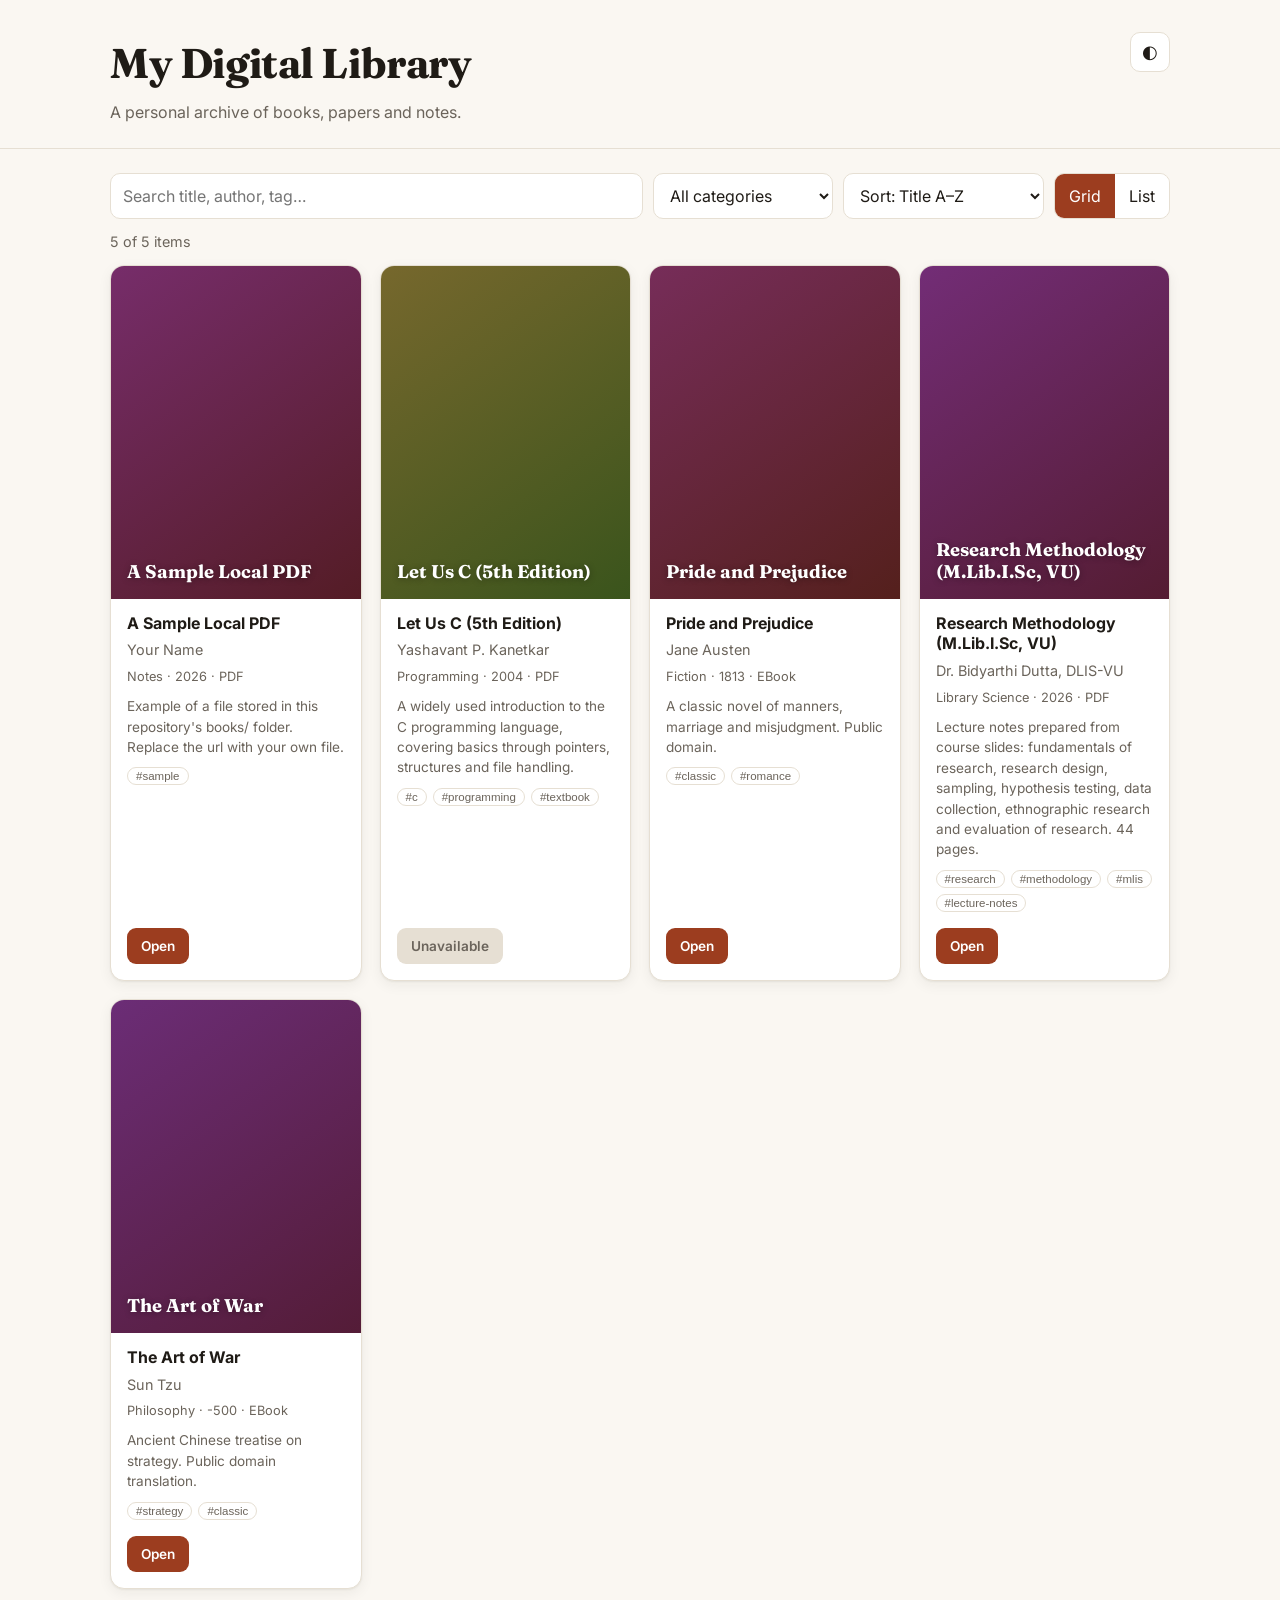
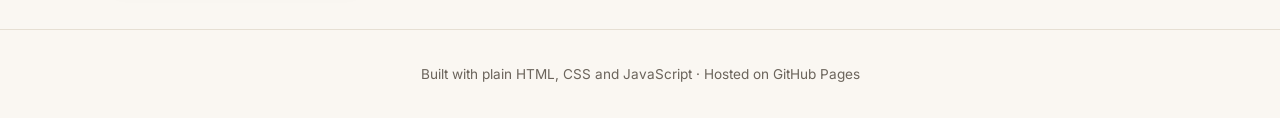
<file: index.html>
<!DOCTYPE html>
<html lang="en">
<head>
  <meta charset="UTF-8">
  <meta name="viewport" content="width=device-width, initial-scale=1">
  <title>My Digital Library</title>
  <meta name="description" content="A personal digital library and archive of books, papers and notes.">
  <link rel="preconnect" href="https://fonts.googleapis.com">
  <link rel="preconnect" href="https://fonts.gstatic.com" crossorigin>
  <link href="https://fonts.googleapis.com/css2?family=Fraunces:opsz,wght@9..144,500;9..144,700&family=Inter:wght@400;500;600&display=swap" rel="stylesheet">
  <link rel="stylesheet" href="style.css">
</head>
<body>
  <header class="site-header">
    <div class="wrap header-inner">
      <div>
        <h1>My Digital Library</h1>
        <p class="tagline">A personal archive of books, papers and notes.</p>
      </div>
      <button id="themeToggle" class="icon-btn" aria-label="Toggle dark mode" title="Toggle dark mode">◐</button>
    </div>
  </header>

  <main class="wrap">
    <section class="controls" aria-label="Search and filters">
      <input id="search" type="search" placeholder="Search title, author, tag…" autocomplete="off" aria-label="Search library">
      <select id="category" aria-label="Filter by category"></select>
      <select id="sort" aria-label="Sort books">
        <option value="title">Sort: Title A–Z</option>
        <option value="author">Sort: Author A–Z</option>
        <option value="year-desc">Sort: Newest first</option>
        <option value="year-asc">Sort: Oldest first</option>
        <option value="added">Sort: Recently added</option>
      </select>
      <div class="view-toggle" role="group" aria-label="View">
        <button id="viewGrid" class="active" aria-pressed="true">Grid</button>
        <button id="viewList" aria-pressed="false">List</button>
      </div>
    </section>

    <p id="count" class="count" aria-live="polite"></p>
    <section id="library" class="grid" aria-label="Books"></section>
    <p id="empty" class="empty" hidden>No books match your search.</p>
  </main>

  <footer class="site-footer">
    <div class="wrap">
      <p>Built with plain HTML, CSS and JavaScript · Hosted on GitHub Pages</p>
    </div>
  </footer>

  <script src="script.js"></script>
</body>
</html>
</file>
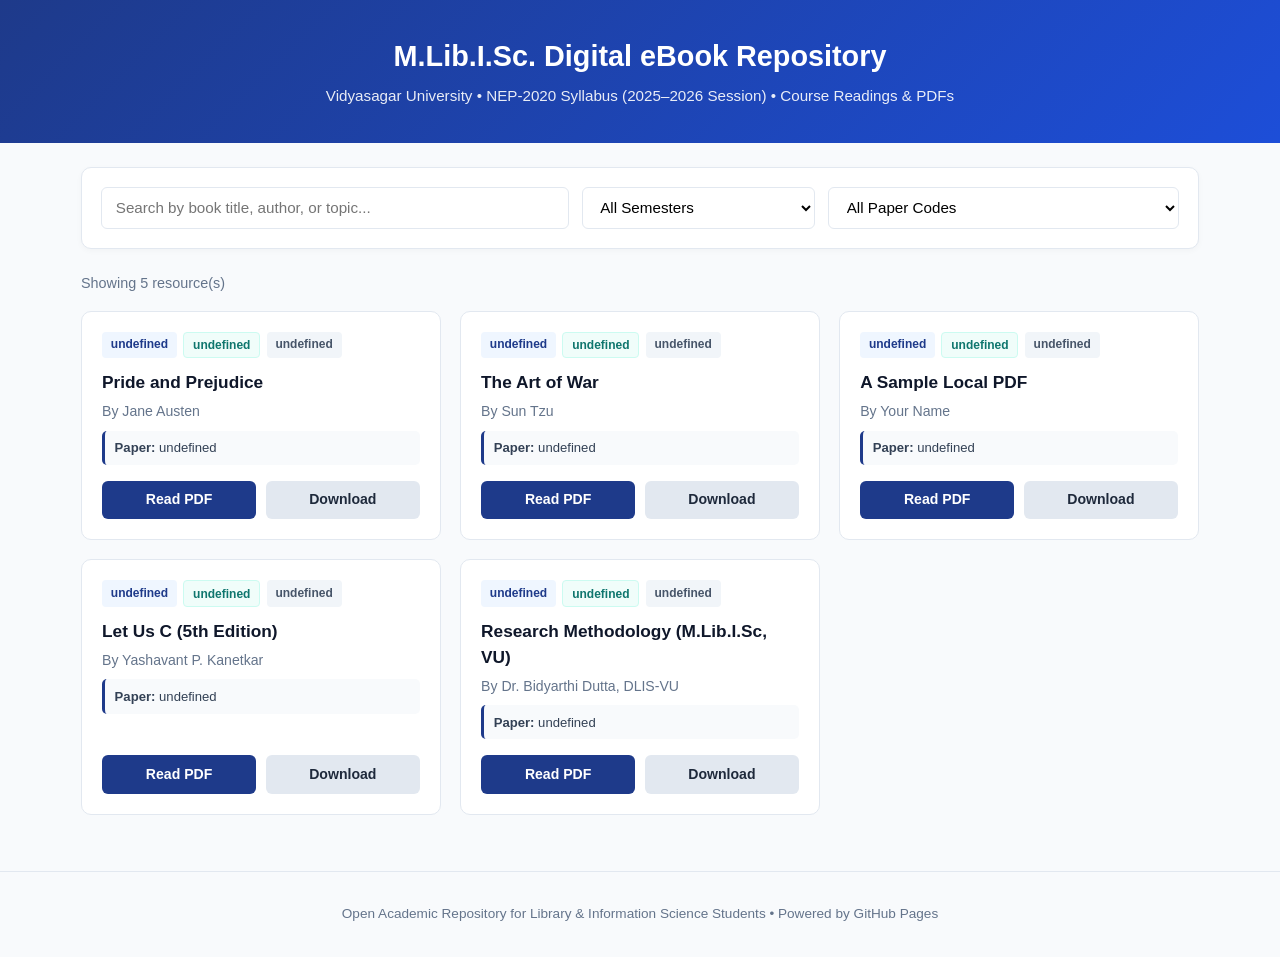
<file: index1.html>
<!DOCTYPE html>
<html lang="en">
<head>
  <meta charset="UTF-8" />
  <meta name="viewport" content="width=device-width, initial-scale=1.0" />
  <title>M.Lib.I.Sc. Digital eBook Repository | Vidyasagar University (NEP 2020)</title>
  <style>
    :root {
      --primary: #1e3a8a;
      --primary-light: #eff6ff;
      --accent: #0f766e;
      --bg: #f8fafc;
      --card: #ffffff;
      --text: #1e293b;
      --muted: #64748b;
      --border: #e2e8f0;
    }
    * { box-sizing: border-box; margin: 0; padding: 0; }
    body {
      font-family: -apple-system, BlinkMacSystemFont, "Segoe UI", Roboto, sans-serif;
      background: var(--bg);
      color: var(--text);
      line-height: 1.5;
    }
    header {
      background: linear-gradient(135deg, #1e3a8a, #1d4ed8);
      color: white;
      padding: 2.2rem 1rem;
      text-align: center;
    }
    header h1 { font-size: 1.8rem; margin-bottom: 0.4rem; }
    header p { opacity: 0.9; font-size: 0.95rem; }

    .container { max-width: 1150px; margin: 0 auto; padding: 1.5rem 1rem; }

    /* Filters */
    .controls {
      background: var(--card);
      padding: 1.2rem;
      border-radius: 10px;
      border: 1px solid var(--border);
      display: grid;
      grid-template-columns: 2fr 1fr 1.5fr;
      gap: 0.8rem;
      margin-bottom: 1.5rem;
      box-shadow: 0 2px 6px rgba(0,0,0,0.03);
    }
    @media (max-width: 768px) {
      .controls { grid-template-columns: 1fr; }
    }
    input, select {
      width: 100%;
      padding: 0.65rem 0.85rem;
      border: 1px solid var(--border);
      border-radius: 6px;
      font-size: 0.95rem;
      background: white;
    }
    input:focus, select:focus { outline: 2px solid var(--primary); border-color: transparent; }

    .stats {
      margin-bottom: 1rem;
      font-size: 0.9rem;
      color: var(--muted);
      font-weight: 500;
    }

    /* Book Grid */
    .grid {
      display: grid;
      grid-template-columns: repeat(auto-fill, minmax(300px, 1fr));
      gap: 1.2rem;
    }
    .card {
      background: var(--card);
      border: 1px solid var(--border);
      border-radius: 10px;
      padding: 1.25rem;
      display: flex;
      flex-direction: column;
      justify-content: space-between;
      transition: transform 0.15s ease, box-shadow 0.15s ease;
    }
    .card:hover {
      transform: translateY(-2px);
      box-shadow: 0 8px 20px rgba(0,0,0,0.06);
    }
    .badges { display: flex; gap: 0.4rem; flex-wrap: wrap; margin-bottom: 0.75rem; }
    .badge {
      font-size: 0.75rem;
      font-weight: 600;
      padding: 0.2rem 0.55rem;
      border-radius: 4px;
    }
    .badge-sem { background: var(--primary-light); color: var(--primary); }
    .badge-code { background: #f0fdfa; color: var(--accent); border: 1px solid #ccfbf1; }
    .badge-type { background: #f1f5f9; color: #475569; }

    .card h3 { font-size: 1.08rem; margin-bottom: 0.35rem; color: #0f172a; }
    .author { font-size: 0.88rem; color: var(--muted); margin-bottom: 0.5rem; }
    .paper-name {
      font-size: 0.82rem;
      color: #334155;
      background: #f8fafc;
      padding: 0.45rem 0.6rem;
      border-radius: 5px;
      margin-bottom: 1rem;
      border-left: 3px solid var(--primary);
    }

    .actions { display: flex; gap: 0.6rem; margin-top: auto; }
    .btn {
      flex: 1;
      text-align: center;
      text-decoration: none;
      padding: 0.55rem 0.75rem;
      border-radius: 6px;
      font-size: 0.88rem;
      font-weight: 600;
      transition: opacity 0.15s;
    }
    .btn:hover { opacity: 0.9; }
    .btn-read { background: var(--primary); color: white; }
    .btn-download { background: #e2e8f0; color: #1e293b; }

    footer {
      text-align: center;
      padding: 2rem 1rem;
      color: var(--muted);
      font-size: 0.85rem;
      margin-top: 2rem;
      border-top: 1px solid var(--border);
    }
  </style>
</head>
<body>

<header>
  <h1>M.Lib.I.Sc. Digital eBook Repository</h1>
  <p>Vidyasagar University • NEP-2020 Syllabus (2025–2026 Session) • Course Readings & PDFs</p>
</header>

<div class="container">
  <div class="controls">
    <input type="text" id="searchInput" placeholder="Search by book title, author, or topic..." />

    <select id="semFilter">
      <option value="ALL">All Semesters</option>
      <option value="General">General / Syllabus</option>
      <option value="Semester 1">First Semester (501–511)</option>
      <option value="Semester 2">Second Semester (551–560)</option>
    </select>

    <select id="paperFilter">
      <option value="ALL">All Paper Codes</option>
      <option value="SYLLABUS">SYLLABUS - Curriculum Document</option>
      <optgroup label="First Semester">
        <option value="LIS-IKS-501">LIS-IKS-501: Indian Knowledge Organization System</option>
        <option value="LIS-DSC-502">LIS-DSC-502: Information & Communication Theories</option>
        <option value="LIS-DSC-503">LIS-DSC-503: Knowledge Organization (Theory)</option>
        <option value="LIS-DSC-504">LIS-DSC-504: Information Sources, Products & Services</option>
        <option value="LIS-DSC-505">LIS-DSC-505: Information Representation & Retrieval</option>
        <option value="LIS-DSC-506">LIS-DSC-506: Management of Information Systems</option>
        <option value="LIS-DSC-507">LIS-DSC-507: ICT for LIS (Theory) - I</option>
        <option value="LIS-DSC-508">LIS-DSC-508: Application of ICT in LIS (Practice) - I</option>
        <option value="LIS-DSC-509">LIS-DSC-509: Research Methodology</option>
        <option value="LIS-DSE-510A">LIS-DSE-510A: Library Service Platform</option>
        <option value="LIS-DSE-510B">LIS-DSE-510B: AI/ML in Libraries</option>
        <option value="LIS-DSE-511A">LIS-DSE-511A: Health Information System</option>
        <option value="LIS-DSE-511B">LIS-DSE-511B: Legal Information System</option>
      </optgroup>
      <optgroup label="Second Semester">
        <option value="LIS-DSC-551">LIS-DSC-551: Information Policy & Knowledge Economy</option>
        <option value="LIS-DSC-552">LIS-DSC-552: Intelligent Information Retrieval</option>
        <option value="LIS-DSC-553">LIS-DSC-553: Studies of Research Metrics</option>
        <option value="LIS-DSC-554">LIS-DSC-554: Quantitative Techniques in Research</option>
        <option value="LIS-DSC-555">LIS-DSC-555: ICT for LIS (Theory) - II</option>
        <option value="LIS-DSC-556">LIS-DSC-556: Application of ICT in LIS (Practice) - II</option>
        <option value="LIS-SEC-557A">LIS-SEC-557A: Digital Resource Management</option>
        <option value="LIS-SEC-557B">LIS-SEC-557B: Virtual Learning Management System</option>
        <option value="LIS-SEC-558A">LIS-SEC-558A: Data Carpentry</option>
        <option value="LIS-SEC-558B">LIS-SEC-558B: Designing Community Information System</option>
        <option value="LIS-OJT-559">LIS-OJT-559: Internship Project</option>
        <option value="LIS-GRP-560">LIS-GRP-560: Guided Research Project</option>
      </optgroup>
    </select>
  </div>

  <div class="stats" id="statsText">Loading repository...</div>
  <div class="grid" id="bookGrid"></div>
</div>

<footer>
  Open Academic Repository for Library & Information Science Students • Powered by GitHub Pages
</footer>

<script>
  let allBooks = [];

  async function loadBooks() {
    try {
      const response = await fetch('books.json');
      allBooks = await response.json();
      renderBooks(allBooks);
    } catch (error) {
      document.getElementById('statsText').textContent =
        'Error loading books.json. Make sure books.json is in the same folder and served via GitHub Pages or a local server.';
    }
  }

  function renderBooks(books) {
    const grid = document.getElementById('bookGrid');
    const stats = document.getElementById('statsText');
    stats.textContent = `Showing ${books.length} resource(s)`;

    if (books.length === 0) {
      grid.innerHTML = '<p>No matching eBooks or study materials found.</p>';
      return;
    }

    grid.innerHTML = books.map(book => `
      <div class="card">
        <div>
          <div class="badges">
            <span class="badge badge-sem">${book.semester}</span>
            <span class="badge badge-code">${book.paperCode}</span>
            <span class="badge badge-type">${book.type}</span>
          </div>
          <h3>${book.title}</h3>
          <div class="author">By ${book.author}</div>
          <div class="paper-name"><strong>Paper:</strong> ${book.paperTitle}</div>
        </div>
        <div class="actions">
          <a href="${book.fileUrl}" target="_blank" rel="noopener" class="btn btn-read">Read PDF</a>
          <a href="${book.fileUrl}" download class="btn btn-download">Download</a>
        </div>
      </div>
    `).join('');
  }

  function filterBooks() {
    const query = document.getElementById('searchInput').value.toLowerCase();
    const sem = document.getElementById('semFilter').value;
    const paper = document.getElementById('paperFilter').value;

    const filtered = allBooks.filter(book => {
      const matchesSearch =
        book.title.toLowerCase().includes(query) ||
        book.author.toLowerCase().includes(query) ||
        book.paperCode.toLowerCase().includes(query) ||
        book.paperTitle.toLowerCase().includes(query);

      const matchesSem = sem === 'ALL' || book.semester === sem;
      const matchesPaper = paper === 'ALL' || book.paperCode === paper;

      return matchesSearch && matchesSem && matchesPaper;
    });

    renderBooks(filtered);
  }

  document.getElementById('searchInput').addEventListener('input', filterBooks);
  document.getElementById('semFilter').addEventListener('change', filterBooks);
  document.getElementById('paperFilter').addEventListener('change', filterBooks);

  loadBooks();
</script>

</body>
</html>
</file>
<file: style.css>
:root {
  --bg: #faf7f2;
  --surface: #ffffff;
  --text: #1f1b16;
  --muted: #6b645b;
  --border: #e6dfd3;
  --accent: #9c3d1f;
  --accent-text: #ffffff;
  --shadow: 0 1px 2px rgba(31, 27, 22, .06), 0 4px 14px rgba(31, 27, 22, .06);
}
:root[data-theme="dark"] {
  --bg: #15130f;
  --surface: #1e1b16;
  --text: #f1ebe0;
  --muted: #a39b8d;
  --border: #322d25;
  --accent: #e08a62;
  --accent-text: #1a120c;
  --shadow: 0 1px 2px rgba(0, 0, 0, .4), 0 4px 14px rgba(0, 0, 0, .35);
}

* { box-sizing: border-box; }
html { -webkit-text-size-adjust: 100%; }
body {
  margin: 0;
  background: var(--bg);
  color: var(--text);
  font-family: "Inter", system-ui, sans-serif;
  line-height: 1.5;
}
.wrap { max-width: 1100px; margin: 0 auto; padding: 0 20px; }

/* Header */
.site-header { border-bottom: 1px solid var(--border); padding: 32px 0 24px; }
.header-inner { display: flex; align-items: flex-start; justify-content: space-between; gap: 16px; }
h1 {
  font-family: "Fraunces", Georgia, serif;
  font-size: clamp(1.8rem, 4vw, 2.6rem);
  margin: 0;
  letter-spacing: -.01em;
}
.tagline { margin: 6px 0 0; color: var(--muted); }
.icon-btn {
  background: var(--surface);
  color: var(--text);
  border: 1px solid var(--border);
  border-radius: 10px;
  width: 40px; height: 40px;
  font-size: 1.1rem;
  cursor: pointer;
}

/* Controls */
.controls {
  display: flex; flex-wrap: wrap; gap: 10px;
  margin: 24px 0 8px;
}
.controls input, .controls select {
  font: inherit;
  color: var(--text);
  background: var(--surface);
  border: 1px solid var(--border);
  border-radius: 10px;
  padding: 10px 12px;
}
.controls input { flex: 1 1 240px; }
.controls select { flex: 0 1 180px; }
.controls input:focus, .controls select:focus, button:focus-visible, a:focus-visible {
  outline: 2px solid var(--accent); outline-offset: 2px;
}
.view-toggle { display: flex; border: 1px solid var(--border); border-radius: 10px; overflow: hidden; }
.view-toggle button {
  font: inherit; color: var(--text); background: var(--surface);
  border: 0; padding: 10px 14px; cursor: pointer;
}
.view-toggle button.active { background: var(--accent); color: var(--accent-text); }

.count { color: var(--muted); font-size: .9rem; margin: 12px 0; }

/* Grid */
.grid {
  display: grid;
  grid-template-columns: repeat(auto-fill, minmax(210px, 1fr));
  gap: 18px;
  margin-bottom: 40px;
}
.card {
  background: var(--surface);
  border: 1px solid var(--border);
  border-radius: 14px;
  overflow: hidden;
  box-shadow: var(--shadow);
  display: flex; flex-direction: column;
}
.cover {
  aspect-ratio: 3 / 4;
  display: flex; align-items: flex-end;
  padding: 16px;
  color: #fff;
  background-size: cover; background-position: center;
  position: relative;
}
.cover .cover-title {
  font-family: "Fraunces", Georgia, serif;
  font-weight: 700; font-size: 1.15rem; line-height: 1.2;
  text-shadow: 0 1px 6px rgba(0, 0, 0, .35);
}
.card-body { padding: 14px 16px 16px; display: flex; flex-direction: column; gap: 6px; flex: 1; }
.card h2 { font-size: 1rem; margin: 0; line-height: 1.3; }
.author { margin: 0; color: var(--muted); font-size: .9rem; }
.meta { margin: 0; color: var(--muted); font-size: .8rem; }
.desc { margin: 4px 0 0; font-size: .85rem; color: var(--muted); }
.tags { display: flex; flex-wrap: wrap; gap: 6px; margin-top: 4px; }
.tag {
  font-size: .72rem; padding: 2px 8px; border-radius: 999px;
  border: 1px solid var(--border); color: var(--muted); background: transparent;
  cursor: pointer;
}
.tag:hover { border-color: var(--accent); color: var(--accent); }
.actions { margin-top: auto; padding-top: 10px; }
.btn {
  display: inline-block; text-decoration: none;
  background: var(--accent); color: var(--accent-text);
  padding: 8px 14px; border-radius: 9px; font-size: .85rem; font-weight: 600;
}
.btn.disabled { background: var(--border); color: var(--muted); pointer-events: none; }

/* List view */
.grid.list { grid-template-columns: 1fr; gap: 12px; }
.grid.list .card { flex-direction: row; }
.grid.list .cover { width: 90px; aspect-ratio: 3 / 4; padding: 8px; flex-shrink: 0; }
.grid.list .cover .cover-title { display: none; }
.grid.list .card-body { padding: 14px 16px; }

.empty { text-align: center; color: var(--muted); padding: 40px 0; }

.site-footer { border-top: 1px solid var(--border); padding: 20px 0; color: var(--muted); font-size: .85rem; text-align: center; }

@media (max-width: 520px) {
  .controls select { flex: 1 1 140px; }
  .grid { grid-template-columns: repeat(2, 1fr); gap: 12px; }
}
</file>
